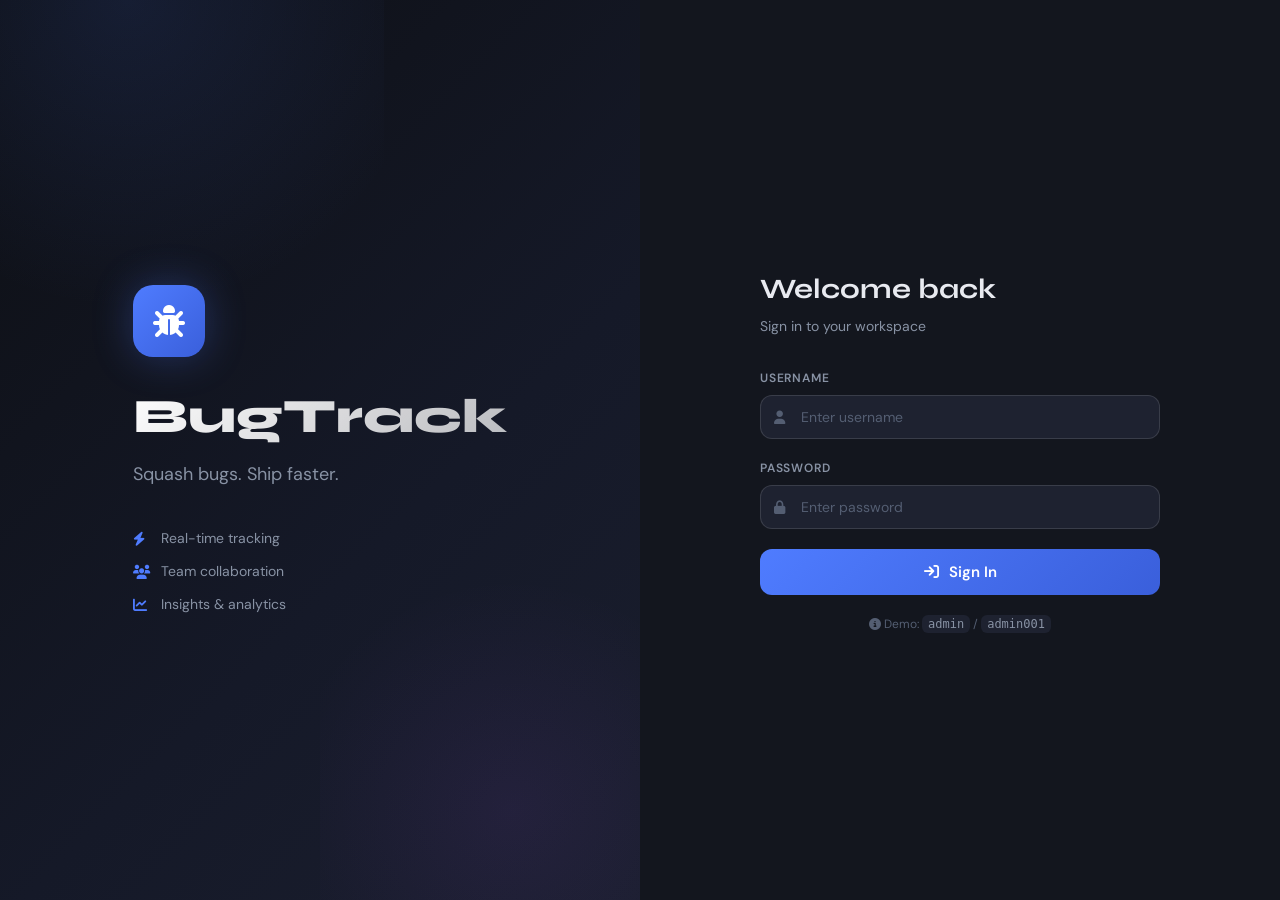
<file: index.html>
<!DOCTYPE html>
<html lang="en">
<head>
    <meta charset="UTF-8">
    <meta name="viewport" content="width=device-width, initial-scale=1.0">
    <title>BugTrack — Sign In</title>
    <link href="https://fonts.googleapis.com/css2?family=Syne:wght@400;600;700;800&family=DM+Sans:wght@300;400;500;600&display=swap" rel="stylesheet">
    <link rel="stylesheet" href="https://cdnjs.cloudflare.com/ajax/libs/font-awesome/6.4.0/css/all.min.css">
    <link rel="stylesheet" href="style.css">
</head>
<body class="login-body dark-mode">
    <div class="login-grid">
        <div class="login-brand">
            <div class="brand-content">
                <div class="brand-logo"><i class="fas fa-bug"></i></div>
                <h1 class="brand-name">BugTrack</h1>
                <p class="brand-tagline">Squash bugs. Ship faster.</p>
                <div class="brand-features">
                    <div class="brand-feat"><i class="fas fa-bolt"></i> Real-time tracking</div>
                    <div class="brand-feat"><i class="fas fa-users"></i> Team collaboration</div>
                    <div class="brand-feat"><i class="fas fa-chart-line"></i> Insights & analytics</div>
                </div>
            </div>
        </div>
        <div class="login-form-side">
            <div class="login-card">
                <h2>Welcome back</h2>
                <p class="login-sub">Sign in to your workspace</p>
                <div id="loginError" class="login-error" style="display:none;"></div>
                <form onsubmit="login(); return false;">
                    <div class="field-group">
                        <label>Username</label>
                        <div class="field-wrap"><i class="fas fa-user"></i><input type="text" id="username" placeholder="Enter username" autocomplete="username"></div>
                    </div>
                    <div class="field-group">
                        <label>Password</label>
                        <div class="field-wrap"><i class="fas fa-lock"></i><input type="password" id="password" placeholder="Enter password" autocomplete="current-password"></div>
                    </div>
                    <button type="submit" class="btn-signin"><i class="fas fa-arrow-right-to-bracket"></i> Sign In</button>
                </form>
                <div class="demo-hint"><i class="fas fa-info-circle"></i> Demo: <code>admin</code> / <code>admin001</code></div>
            </div>
        </div>
    </div>
    <script src="login.js"></script>
</body>
</html>
</file>
<file: style.css>
/* =============================================
   BUGTRACK — COMPLETE DESIGN SYSTEM
   Dark/Light Mode Support
   ============================================= */

/* =============================================
   CSS VARIABLES
   ============================================= */

/* Dark Mode (Default) */
:root {
    --bg: #0d0f14;
    --bg2: #13161e;
    --bg3: #1a1e28;
    --surface: #1e2230;
    --surface2: #252a38;
    --surface3: #2a2f40;
    --border: rgba(255, 255, 255, 0.07);
    --border2: rgba(255, 255, 255, 0.12);
    --text: #e8eaf0;
    --text2: #8892a4;
    --text3: #545e72;
    --accent: #4f7cff;
    --accent2: #3a5fdb;
    --accent-glow: rgba(79, 124, 255, 0.15);
    --green: #2dd68a;
    --green-bg: rgba(45, 214, 138, 0.1);
    --amber: #f5a524;
    --amber-bg: rgba(245, 165, 36, 0.1);
    --red: #ff4f6a;
    --red-bg: rgba(255, 79, 106, 0.1);
    --purple: #a855f7;
    --purple-bg: rgba(168, 85, 247, 0.1);
    --cyan: #06b6d4;
    --radius: 12px;
    --radius-lg: 16px;
    --radius-xl: 20px;
    --shadow: 0 4px 24px rgba(0, 0, 0, 0.4);
    --shadow-lg: 0 8px 40px rgba(0, 0, 0, 0.5);
    --shadow-sm: 0 2px 8px rgba(0, 0, 0, 0.3);
    --nav-w: 240px;
    --nav-h: 60px;
    --font-head: 'Syne', sans-serif;
    --font-body: 'DM Sans', sans-serif;
    --transition: all 0.2s ease;
}

/* Light Mode */
body.light-mode {
    --bg: #f5f7fa;
    --bg2: #ffffff;
    --bg3: #eef2f7;
    --surface: #ffffff;
    --surface2: #f8f9fc;
    --surface3: #f0f2f5;
    --border: rgba(0, 0, 0, 0.08);
    --border2: rgba(0, 0, 0, 0.12);
    --text: #1a1f2e;
    --text2: #4a5568;
    --text3: #718096;
    --accent: #4f7cff;
    --accent2: #3a5fdb;
    --accent-glow: rgba(79, 124, 255, 0.1);
    --green: #10b981;
    --green-bg: rgba(16, 185, 129, 0.08);
    --amber: #f59e0b;
    --amber-bg: rgba(245, 158, 11, 0.08);
    --red: #ef4444;
    --red-bg: rgba(239, 68, 68, 0.08);
    --purple: #8b5cf6;
    --purple-bg: rgba(139, 92, 246, 0.08);
    --shadow: 0 4px 12px rgba(0, 0, 0, 0.05);
    --shadow-lg: 0 8px 24px rgba(0, 0, 0, 0.08);
    --shadow-sm: 0 1px 3px rgba(0, 0, 0, 0.05);
}

/* =============================================
   RESET & BASE STYLES
   ============================================= */

*,
*::before,
*::after {
    box-sizing: border-box;
    margin: 0;
    padding: 0;
}

body {
    font-family: var(--font-body);
    background: var(--bg);
    color: var(--text);
    min-height: 100vh;
    line-height: 1.5;
    font-size: 14px;
    transition: background 0.3s ease, color 0.3s ease;
}

/* =============================================
   LOGIN PAGE
   ============================================= */

.login-body {
    display: flex;
    min-height: 100vh;
}

.login-grid {
    display: grid;
    grid-template-columns: 1fr 1fr;
    width: 100%;
    min-height: 100vh;
}

.login-brand {
    background: linear-gradient(135deg, #0d0f14 0%, #151928 60%, #1a1e2e 100%);
    display: flex;
    align-items: center;
    justify-content: center;
    padding: 60px;
    position: relative;
    overflow: hidden;
}

body.light-mode .login-brand {
    background: linear-gradient(135deg, #f5f7fa 0%, #eef2f7 60%, #e8ecf1 100%);
}

.login-brand::before {
    content: '';
    position: absolute;
    top: -40%;
    left: -20%;
    width: 80%;
    height: 80%;
    background: radial-gradient(circle, rgba(79, 124, 255, 0.12) 0%, transparent 70%);
    pointer-events: none;
}

body.light-mode .login-brand::before {
    background: radial-gradient(circle, rgba(79, 124, 255, 0.08) 0%, transparent 70%);
}

.login-brand::after {
    content: '';
    position: absolute;
    bottom: -20%;
    right: -10%;
    width: 60%;
    height: 60%;
    background: radial-gradient(circle, rgba(168, 85, 247, 0.08) 0%, transparent 70%);
    pointer-events: none;
}

.brand-content {
    position: relative;
    z-index: 1;
}

.brand-logo {
    width: 72px;
    height: 72px;
    background: linear-gradient(135deg, var(--accent), var(--accent2));
    border-radius: 20px;
    display: flex;
    align-items: center;
    justify-content: center;
    font-size: 32px;
    color: white;
    margin-bottom: 24px;
    box-shadow: 0 0 40px rgba(79, 124, 255, 0.3);
}

.brand-name {
    font-family: var(--font-head);
    font-size: 48px;
    font-weight: 800;
    background: linear-gradient(135deg, #fff 0%, rgba(255, 255, 255, 0.7) 100%);
    -webkit-background-clip: text;
    background-clip: text;
    color: transparent;
    margin-bottom: 8px;
}

body.light-mode .brand-name {
    background: linear-gradient(135deg, #1a1f2e 0%, #4a5568 100%);
    -webkit-background-clip: text;
    background-clip: text;
    color: transparent;
}

.brand-tagline {
    font-size: 18px;
    color: var(--text2);
    margin-bottom: 40px;
    font-weight: 400;
}

.brand-features {
    display: flex;
    flex-direction: column;
    gap: 12px;
}

.brand-feat {
    display: flex;
    align-items: center;
    gap: 12px;
    color: var(--text2);
    font-size: 14px;
}

.brand-feat i {
    color: var(--accent);
    width: 16px;
}

.login-form-side {
    background: var(--bg2);
    display: flex;
    align-items: center;
    justify-content: center;
    padding: 60px 40px;
}

.login-card {
    width: 100%;
    max-width: 400px;
}

.login-card h2 {
    font-family: var(--font-head);
    font-size: 28px;
    font-weight: 700;
    margin-bottom: 6px;
}

.login-sub {
    color: var(--text2);
    margin-bottom: 32px;
}

.field-group {
    margin-bottom: 20px;
}

.field-group label {
    display: block;
    font-size: 12px;
    font-weight: 600;
    text-transform: uppercase;
    letter-spacing: 0.8px;
    color: var(--text2);
    margin-bottom: 8px;
}

.field-wrap {
    position: relative;
}

.field-wrap i {
    position: absolute;
    left: 14px;
    top: 50%;
    transform: translateY(-50%);
    color: var(--text3);
    font-size: 13px;
    z-index: 1;
}

.field-wrap input {
    width: 100%;
    padding: 12px 14px 12px 40px;
    background: var(--surface);
    border: 1.5px solid var(--border2);
    border-radius: var(--radius);
    font-family: var(--font-body);
    font-size: 14px;
    color: var(--text);
    transition: var(--transition);
}

.field-wrap input:focus {
    outline: none;
    border-color: var(--accent);
    box-shadow: 0 0 0 3px var(--accent-glow);
}

.field-wrap input::placeholder {
    color: var(--text3);
}

.login-error {
    background: var(--red-bg);
    border: 1px solid rgba(255, 79, 106, 0.3);
    color: var(--red);
    padding: 10px 14px;
    border-radius: var(--radius);
    font-size: 13px;
    margin-bottom: 16px;
}

.btn-signin {
    width: 100%;
    padding: 13px;
    background: linear-gradient(135deg, var(--accent), var(--accent2));
    color: white;
    border: none;
    border-radius: var(--radius);
    font-family: var(--font-body);
    font-size: 15px;
    font-weight: 600;
    cursor: pointer;
    display: flex;
    align-items: center;
    justify-content: center;
    gap: 10px;
    transition: var(--transition);
}

.btn-signin:hover {
    transform: translateY(-1px);
    box-shadow: 0 6px 20px rgba(79, 124, 255, 0.35);
}

.demo-hint {
    margin-top: 20px;
    text-align: center;
    font-size: 12px;
    color: var(--text3);
}

.demo-hint code {
    background: var(--surface);
    padding: 2px 6px;
    border-radius: 6px;
    color: var(--text2);
    font-family: monospace;
}

/* =============================================
   APP SHELL
   ============================================= */

.app-shell {
    display: flex;
    flex-direction: column;
    height: 100vh;
    overflow: hidden;
}

.topbar {
    height: var(--nav-h);
    background: var(--bg2);
    border-bottom: 1px solid var(--border);
    display: flex;
    align-items: center;
    padding: 0 24px;
    gap: 16px;
    flex-shrink: 0;
    z-index: 100;
}

.topbar-logo {
    font-family: var(--font-head);
    font-size: 18px;
    font-weight: 800;
    color: var(--text);
    display: flex;
    align-items: center;
    gap: 8px;
    text-decoration: none;
    flex-shrink: 0;
    width: var(--nav-w);
}

.topbar-logo i {
    color: var(--accent);
    font-size: 20px;
}

.topbar-right {
    margin-left: auto;
    display: flex;
    align-items: center;
    gap: 12px;
}

.topbar-user {
    display: flex;
    align-items: center;
    gap: 10px;
    background: var(--surface);
    border: 1px solid var(--border);
    border-radius: 24px;
    padding: 6px 14px 6px 8px;
}

.topbar-avatar {
    width: 32px;
    height: 32px;
    background: linear-gradient(135deg, var(--accent), var(--accent2));
    border-radius: 50%;
    display: flex;
    align-items: center;
    justify-content: center;
    font-size: 12px;
    font-weight: 700;
    color: white;
}

.topbar-username {
    font-size: 13px;
    font-weight: 500;
}

.btn-logout {
    background: none;
    border: 1px solid var(--border2);
    color: var(--text2);
    padding: 6px 12px;
    border-radius: 8px;
    font-family: var(--font-body);
    font-size: 12px;
    cursor: pointer;
    display: flex;
    align-items: center;
    gap: 6px;
    transition: var(--transition);
}

.btn-logout:hover {
    background: var(--red-bg);
    color: var(--red);
    border-color: rgba(255, 79, 106, 0.3);
}

/* Theme Toggle Button */
#themeToggle {
    background: none;
    border: 1px solid var(--border2);
    color: var(--text2);
    padding: 6px 12px;
    border-radius: 8px;
    cursor: pointer;
    transition: var(--transition);
}

#themeToggle:hover {
    background: var(--accent-glow);
    color: var(--accent);
}

/* =============================================
   SIDEBAR
   ============================================= */

.app-body {
    display: flex;
    flex: 1;
    overflow: hidden;
}

.sidebar {
    width: var(--nav-w);
    background: var(--bg2);
    border-right: 1px solid var(--border);
    padding: 20px 12px;
    overflow-y: auto;
    flex-shrink: 0;
    display: flex;
    flex-direction: column;
    gap: 4px;
}

.nav-section-label {
    font-size: 10px;
    font-weight: 700;
    text-transform: uppercase;
    letter-spacing: 1px;
    color: var(--text3);
    padding: 8px 12px 4px;
}

.nav-link {
    display: flex;
    align-items: center;
    gap: 12px;
    padding: 10px 12px;
    border-radius: 10px;
    color: var(--text2);
    font-size: 13px;
    font-weight: 500;
    text-decoration: none;
    transition: var(--transition);
}

.nav-link i {
    width: 18px;
    font-size: 14px;
}

.nav-link:hover {
    background: var(--surface);
    color: var(--text);
}

.nav-link.active {
    background: var(--accent-glow);
    color: var(--accent);
    border-left: 3px solid var(--accent);
    padding-left: 9px;
}

.nav-link.active i {
    color: var(--accent);
}

.nav-badge {
    margin-left: auto;
    background: var(--red);
    color: white;
    font-size: 10px;
    font-weight: 700;
    padding: 1px 6px;
    border-radius: 20px;
    min-width: 18px;
    text-align: center;
}

/* =============================================
   MAIN CONTENT
   ============================================= */

.main-content {
    flex: 1;
    overflow-y: auto;
    padding: 28px 32px;
    background: var(--bg);
}

.page-header {
    display: flex;
    align-items: flex-start;
    justify-content: space-between;
    margin-bottom: 28px;
    gap: 16px;
    flex-wrap: wrap;
}

.page-title {
    font-family: var(--font-head);
    font-size: 24px;
    font-weight: 700;
    margin-bottom: 4px;
}

.page-subtitle {
    color: var(--text2);
    font-size: 14px;
}

/* =============================================
   STATS CARDS
   ============================================= */

.stats-row {
    display: grid;
    grid-template-columns: repeat(4, 1fr);
    gap: 20px;
    margin-bottom: 32px;
}

.stat-card {
    background: var(--surface);
    border: 1px solid var(--border);
    border-radius: var(--radius-lg);
    padding: 20px;
    position: relative;
    overflow: hidden;
    transition: var(--transition);
}

.stat-card:hover {
    transform: translateY(-2px);
    box-shadow: var(--shadow);
}

.stat-card::before {
    content: '';
    position: absolute;
    top: 0;
    left: 0;
    right: 0;
    height: 3px;
}

.stat-card.blue::before {
    background: var(--accent);
}

.stat-card.amber::before {
    background: var(--amber);
}

.stat-card.green::before {
    background: var(--green);
}

.stat-card.red::before {
    background: var(--red);
}

.stat-icon {
    width: 40px;
    height: 40px;
    border-radius: 10px;
    display: flex;
    align-items: center;
    justify-content: center;
    font-size: 18px;
    margin-bottom: 14px;
}

.stat-card.blue .stat-icon {
    background: var(--accent-glow);
    color: var(--accent);
}

.stat-card.amber .stat-icon {
    background: var(--amber-bg);
    color: var(--amber);
}

.stat-card.green .stat-icon {
    background: var(--green-bg);
    color: var(--green);
}

.stat-card.red .stat-icon {
    background: var(--red-bg);
    color: var(--red);
}

.stat-num {
    font-family: var(--font-head);
    font-size: 36px;
    font-weight: 800;
    line-height: 1;
    margin-bottom: 4px;
}

.stat-card.blue .stat-num {
    color: var(--accent);
}

.stat-card.amber .stat-num {
    color: var(--amber);
}

.stat-card.green .stat-num {
    color: var(--green);
}

.stat-card.red .stat-num {
    color: var(--red);
}

.stat-label {
    font-size: 12px;
    color: var(--text2);
    font-weight: 600;
    text-transform: uppercase;
    letter-spacing: 0.5px;
}

/* =============================================
   KANBAN BOARD
   ============================================= */

.kanban-wrap {
    display: flex;
    gap: 20px;
    flex: 1;
    min-height: 0;
}

.kanban-col {
    flex: 1;
    min-width: 0;
    background: var(--surface);
    border: 1px solid var(--border);
    border-radius: var(--radius-lg);
    display: flex;
    flex-direction: column;
    overflow: hidden;
}

.kanban-col-head {
    padding: 16px;
    border-bottom: 1px solid var(--border);
    display: flex;
    align-items: center;
    justify-content: space-between;
    flex-shrink: 0;
}

.kanban-col-title {
    display: flex;
    align-items: center;
    gap: 8px;
    font-size: 12px;
    font-weight: 700;
    text-transform: uppercase;
    letter-spacing: 0.8px;
}

.col-dot {
    width: 8px;
    height: 8px;
    border-radius: 50%;
}

.col-dot.open {
    background: var(--amber);
}

.col-dot.overdue {
    background: var(--red);
}

.col-dot.resolved {
    background: var(--green);
}

.kanban-count {
    background: var(--bg3);
    color: var(--text2);
    font-size: 11px;
    font-weight: 700;
    padding: 2px 8px;
    border-radius: 20px;
}

.kanban-cards {
    overflow-y: auto;
    flex: 1;
    padding: 12px;
    display: flex;
    flex-direction: column;
    gap: 12px;
}

.k-card {
    background: var(--bg2);
    border: 1px solid var(--border);
    border-radius: var(--radius);
    padding: 14px;
    cursor: pointer;
    transition: var(--transition);
}

.k-card:hover {
    border-color: var(--accent);
    box-shadow: 0 0 0 1px var(--accent);
    transform: translateY(-1px);
}

.k-card-title {
    font-size: 13px;
    font-weight: 600;
    line-height: 1.4;
    margin-bottom: 10px;
    color: var(--text);
}

.k-meta {
    display: flex;
    flex-direction: column;
    gap: 6px;
    margin-bottom: 10px;
}

.k-meta-row {
    display: flex;
    align-items: center;
    gap: 6px;
    font-size: 11px;
    color: var(--text2);
}

.k-meta-row i {
    width: 14px;
    color: var(--text3);
    font-size: 11px;
}

/* =============================================
   BADGES
   ============================================= */

.badge {
    display: inline-flex;
    align-items: center;
    gap: 4px;
    padding: 4px 10px;
    border-radius: 20px;
    font-size: 11px;
    font-weight: 600;
    text-transform: uppercase;
    letter-spacing: 0.3px;
}

.badge-high {
    background: var(--red-bg);
    color: var(--red);
}

.badge-medium {
    background: var(--amber-bg);
    color: var(--amber);
}

.badge-low {
    background: var(--green-bg);
    color: var(--green);
}

.badge-open {
    background: var(--amber-bg);
    color: var(--amber);
}

.badge-resolved {
    background: var(--green-bg);
    color: var(--green);
}

.badge-overdue {
    background: var(--red-bg);
    color: var(--red);
}

.id-badge {
    font-family: monospace;
    font-size: 11px;
    font-weight: 700;
    color: var(--accent);
    background: var(--accent-glow);
    padding: 2px 8px;
    border-radius: 6px;
}

/* =============================================
   BUTTONS
   ============================================= */

.btn {
    display: inline-flex;
    align-items: center;
    gap: 8px;
    padding: 8px 18px;
    border-radius: var(--radius);
    font-family: var(--font-body);
    font-size: 13px;
    font-weight: 600;
    cursor: pointer;
    border: none;
    transition: var(--transition);
    text-decoration: none;
    white-space: nowrap;
}

.btn-primary {
    background: linear-gradient(135deg, var(--accent), var(--accent2));
    color: white;
}

.btn-primary:hover {
    transform: translateY(-1px);
    box-shadow: 0 4px 14px rgba(79, 124, 255, 0.35);
}

.btn-ghost {
    background: transparent;
    color: var(--text2);
    border: 1px solid var(--border2);
}

.btn-ghost:hover {
    background: var(--surface);
    color: var(--text);
}

.btn-danger {
    background: var(--red-bg);
    color: var(--red);
    border: 1px solid rgba(255, 79, 106, 0.2);
}

.btn-danger:hover {
    background: var(--red);
    color: white;
}

.btn-sm {
    padding: 6px 12px;
    font-size: 12px;
}

.btn-xs {
    padding: 4px 10px;
    font-size: 11px;
    border-radius: 8px;
}

.btn-icon {
    background: var(--surface);
    border: 1px solid var(--border);
    color: var(--accent);
    padding: 5px 10px;
    border-radius: 8px;
    font-size: 11px;
    font-weight: 500;
    cursor: pointer;
    transition: var(--transition);
    display: inline-flex;
    align-items: center;
    gap: 4px;
}

.btn-icon:hover {
    background: var(--accent);
    color: white;
}

.btn-icon-edit {
    background: var(--amber-bg);
    border: 1px solid rgba(245, 165, 36, 0.2);
    color: var(--amber);
    padding: 5px 10px;
    border-radius: 8px;
    font-size: 11px;
    font-weight: 500;
    cursor: pointer;
    transition: var(--transition);
    display: inline-flex;
    align-items: center;
    gap: 4px;
}

.btn-icon-edit:hover {
    background: var(--amber);
    color: white;
}

/* =============================================
   FILTER BAR
   ============================================= */

.filter-bar {
    display: flex;
    gap: 12px;
    flex-wrap: wrap;
    margin-bottom: 20px;
    align-items: center;
}

.filter-group {
    display: flex;
    align-items: center;
    gap: 8px;
    background: var(--surface);
    border: 1px solid var(--border2);
    border-radius: var(--radius);
    padding: 6px 12px;
}

.filter-group label {
    font-size: 11px;
    color: var(--text3);
    font-weight: 600;
    white-space: nowrap;
}

.filter-group select,
.filter-group input[type="date"],
.filter-group input[type="text"] {
    background: transparent;
    border: none;
    color: var(--text);
    font-family: var(--font-body);
    font-size: 13px;
    cursor: pointer;
    outline: none;
    min-width: 100px;
}

.filter-group select option {
    background: var(--bg2);
}

.search-bar {
    display: flex;
    align-items: center;
    gap: 8px;
    background: var(--surface);
    border: 1px solid var(--border2);
    border-radius: var(--radius);
    padding: 6px 14px;
    flex: 1;
    max-width: 320px;
}

.search-bar i {
    color: var(--text3);
    font-size: 13px;
}

.search-bar input {
    background: transparent;
    border: none;
    outline: none;
    font-family: var(--font-body);
    font-size: 13px;
    color: var(--text);
    width: 100%;
}

.search-bar input::placeholder {
    color: var(--text3);
}

.filter-active-tags {
    display: flex;
    flex-wrap: wrap;
    gap: 8px;
    margin-bottom: 16px;
}

.filter-tag {
    display: inline-flex;
    align-items: center;
    gap: 8px;
    background: var(--accent-glow);
    border: 1px solid rgba(79, 124, 255, 0.2);
    color: var(--accent);
    padding: 4px 10px;
    border-radius: 20px;
    font-size: 12px;
}

.filter-tag button {
    background: none;
    border: none;
    color: var(--accent);
    cursor: pointer;
    font-size: 14px;
    line-height: 1;
    padding: 0 4px;
}

.filter-count {
    font-size: 12px;
    color: var(--text2);
    padding: 6px 0;
}

/* =============================================
   TABLE
   ============================================= */

.table-wrap {
    background: var(--surface);
    border: 1px solid var(--border);
    border-radius: var(--radius-lg);
    overflow-x: auto;
    overflow-y: auto;
}

.data-table {
    width: 100%;
    border-collapse: collapse;
    min-width: 800px;
}

.data-table th {
    text-align: left;
    padding: 12px 16px;
    font-size: 11px;
    font-weight: 700;
    text-transform: uppercase;
    letter-spacing: 0.6px;
    color: var(--text3);
    background: var(--bg2);
    border-bottom: 1px solid var(--border);
    white-space: nowrap;
    cursor: pointer;
    user-select: none;
}

.data-table th:hover {
    color: var(--text2);
}

.data-table th.sort-asc::after {
    content: ' ↑';
    color: var(--accent);
}

.data-table th.sort-desc::after {
    content: ' ↓';
    color: var(--accent);
}

.data-table td {
    padding: 12px 16px;
    border-bottom: 1px solid var(--border);
    font-size: 13px;
    color: var(--text);
    vertical-align: middle;
}

.data-table tr:last-child td {
    border-bottom: none;
}

.data-table tr {
    transition: background 0.1s;
}

.data-table tr:hover {
    background: var(--bg2);
}

.td-actions {
    display: flex;
    gap: 8px;
}

.empty-row td {
    padding: 48px;
    text-align: center;
    color: var(--text3);
}

.empty-icon {
    font-size: 32px;
    display: block;
    margin-bottom: 10px;
    opacity: 0.4;
}

/* =============================================
   FORMS
   ============================================= */

.form-card {
    background: var(--surface);
    border: 1px solid var(--border);
    border-radius: var(--radius-xl);
    padding: 28px;
}

.form-section-title {
    font-family: var(--font-head);
    font-size: 18px;
    font-weight: 700;
    margin-bottom: 24px;
    display: flex;
    align-items: center;
    gap: 10px;
}

.form-section-title i {
    color: var(--accent);
}

.form-grid {
    display: grid;
    grid-template-columns: 1fr 1fr;
    gap: 20px;
    margin-bottom: 20px;
}

.form-grid-1 {
    grid-template-columns: 1fr;
}

.field {
    display: flex;
    flex-direction: column;
    gap: 6px;
}

.field label {
    font-size: 11px;
    font-weight: 700;
    text-transform: uppercase;
    letter-spacing: 0.7px;
    color: var(--text2);
}

.field input,
.field select,
.field textarea {
    padding: 10px 14px;
    background: var(--bg2);
    border: 1.5px solid var(--border2);
    border-radius: var(--radius);
    font-family: var(--font-body);
    font-size: 13px;
    color: var(--text);
    transition: var(--transition);
}

.field input:focus,
.field select:focus,
.field textarea:focus {
    outline: none;
    border-color: var(--accent);
    box-shadow: 0 0 0 3px var(--accent-glow);
}

.field input::placeholder,
.field textarea::placeholder {
    color: var(--text3);
}

.field select {
    cursor: pointer;
}

.field select option {
    background: var(--bg2);
}

.field textarea {
    resize: vertical;
    min-height: 90px;
    line-height: 1.6;
}

.field-hint {
    font-size: 11px;
    color: var(--text3);
    margin-top: 4px;
}

.form-actions {
    display: flex;
    gap: 12px;
    justify-content: flex-end;
    margin-top: 24px;
    padding-top: 20px;
    border-top: 1px solid var(--border);
}

/* =============================================
   MODAL
   ============================================= */

.modal-overlay {
    position: fixed;
    inset: 0;
    background: rgba(0, 0, 0, 0.7);
    backdrop-filter: blur(4px);
    z-index: 1000;
    display: flex;
    align-items: center;
    justify-content: center;
    padding: 20px;
    animation: fadeIn 0.15s ease;
}

@keyframes fadeIn {
    from {
        opacity: 0;
    }
    to {
        opacity: 1;
    }
}

.modal-box {
    background: var(--bg2);
    border: 1px solid var(--border2);
    border-radius: var(--radius-xl);
    width: 100%;
    max-width: 680px;
    max-height: 88vh;
    overflow-y: auto;
    animation: slideUp 0.2s ease;
    box-shadow: var(--shadow-lg);
}

@keyframes slideUp {
    from {
        transform: translateY(20px);
        opacity: 0;
    }
    to {
        transform: translateY(0);
        opacity: 1;
    }
}

.modal-head {
    display: flex;
    align-items: center;
    justify-content: space-between;
    padding: 20px 24px;
    border-bottom: 1px solid var(--border);
    position: sticky;
    top: 0;
    background: var(--bg2);
    z-index: 1;
}

.modal-title {
    font-family: var(--font-head);
    font-size: 18px;
    font-weight: 700;
    display: flex;
    align-items: center;
    gap: 10px;
}

.modal-title i {
    color: var(--accent);
}

.modal-close {
    background: var(--surface);
    border: 1px solid var(--border);
    color: var(--text2);
    width: 32px;
    height: 32px;
    border-radius: 8px;
    cursor: pointer;
    font-size: 18px;
    display: flex;
    align-items: center;
    justify-content: center;
    transition: var(--transition);
}

.modal-close:hover {
    background: var(--red-bg);
    color: var(--red);
}

.modal-body {
    padding: 24px;
}

/* Issue Detail Modal */
.issue-detail-grid {
    display: grid;
    grid-template-columns: 1fr 1fr;
    gap: 16px;
    margin-bottom: 20px;
}

.detail-field {
    display: flex;
    flex-direction: column;
    gap: 4px;
}

.detail-label {
    font-size: 10px;
    font-weight: 700;
    text-transform: uppercase;
    letter-spacing: 0.7px;
    color: var(--text3);
}

.detail-value {
    font-size: 13px;
    color: var(--text);
    font-weight: 500;
}

.detail-description {
    background: var(--bg3);
    border: 1px solid var(--border);
    border-radius: var(--radius);
    padding: 16px;
    margin-bottom: 16px;
}

.detail-description .detail-label {
    margin-bottom: 8px;
    display: block;
}

.detail-description p {
    font-size: 13px;
    color: var(--text2);
    line-height: 1.7;
}

/* Comments section */
.comments-section {
    margin-top: 20px;
}

.
.comments-title {
    font-size: 13px;
    font-weight: 700;
    text-transform: uppercase;
    letter-spacing: 0.7px;
    color: var(--text2);
    margin-bottom: 12px;
    display: flex;
    align-items: center;
    gap: 8px;
}

.comment-item {
    background: var(--bg3);
    border: 1px solid var(--border);
    border-radius: var(--radius);
    padding: 12px 14px;
    margin-bottom: 8px;
}

.comment-meta {
    display: flex;
    align-items: center;
    justify-content: space-between;
    margin-bottom: 6px;
}

.comment-author {
    font-size: 12px;
    font-weight: 600;
    color: var(--accent);
}

.comment-time {
    font-size: 11px;
    color: var(--text3);
}

.comment-text {
    font-size: 13px;
    color: var(--text2);
    line-height: 1.6;
}

.comment-form {
    display: flex;
    gap: 10px;
    margin-top: 12px;
}

.comment-form textarea {
    flex: 1;
    padding: 10px 14px;
    background: var(--bg3);
    border: 1.5px solid var(--border2);
    border-radius: var(--radius);
    font-family: var(--font-body);
    font-size: 13px;
    color: var(--text);
    resize: none;
    height: 60px;
}

.comment-form textarea:focus {
    outline: none;
    border-color: var(--accent);
    box-shadow: 0 0 0 3px var(--accent-glow);
}

.comment-form textarea::placeholder {
    color: var(--text3);
}

/* =============================================
   PEOPLE & PROJECTS CARDS
   ============================================= */

.cards-grid {
    display: grid;
    grid-template-columns: repeat(auto-fill, minmax(300px, 1fr));
    gap: 20px;
}

.person-card,
.project-card {
    background: var(--surface);
    border: 1px solid var(--border);
    border-radius: var(--radius-lg);
    padding: 20px;
    cursor: pointer;
    transition: var(--transition);
    position: relative;
}

.person-card:hover,
.project-card:hover {
    border-color: var(--accent);
    transform: translateY(-2px);
    box-shadow: var(--shadow);
}

.person-avatar {
    width: 48px;
    height: 48px;
    border-radius: 14px;
    display: flex;
    align-items: center;
    justify-content: center;
    font-family: var(--font-head);
    font-size: 18px;
    font-weight: 700;
    color: white;
    margin-bottom: 14px;
}

.person-name {
    font-size: 16px;
    font-weight: 700;
    margin-bottom: 2px;
}

.person-role {
    font-size: 12px;
    color: var(--accent);
    font-weight: 500;
    margin-bottom: 8px;
}

.person-email {
    font-size: 12px;
    color: var(--text3);
}

.person-username {
    font-size: 12px;
    color: var(--text2);
    font-family: monospace;
}

.person-stats {
    display: flex;
    gap: 12px;
    margin-top: 14px;
    padding-top: 14px;
    border-top: 1px solid var(--border);
}

.person-stat {
    text-align: center;
    flex: 1;
}

.person-stat-num {
    font-family: var(--font-head);
    font-size: 18px;
    font-weight: 700;
    color: var(--text);
}

.person-stat-label {
    font-size: 10px;
    color: var(--text3);
    text-transform: uppercase;
    letter-spacing: 0.5px;
}

.card-actions {
    position: absolute;
    top: 14px;
    right: 14px;
    display: flex;
    gap: 6px;
    opacity: 0;
    transition: opacity 0.2s;
}

.person-card:hover .card-actions,
.project-card:hover .card-actions {
    opacity: 1;
}

.project-accent {
    height: 3px;
    border-radius: 2px;
    margin-bottom: 16px;
}

.project-key {
    font-family: monospace;
    font-size: 11px;
    background: var(--bg3);
    color: var(--accent);
    padding: 2px 8px;
    border-radius: 6px;
    display: inline-block;
    margin-bottom: 8px;
}

.project-name {
    font-size: 16px;
    font-weight: 700;
    margin-bottom: 4px;
}

.project-desc {
    font-size: 12px;
    color: var(--text3);
    margin-bottom: 12px;
}

.project-stats {
    display: flex;
    gap: 12px;
    margin-top: 14px;
    padding-top: 14px;
    border-top: 1px solid var(--border);
}

/* =============================================
   REPORTER GROUPING
   ============================================= */

.reporter-group {
    background: var(--surface);
    border: 1px solid var(--border);
    border-radius: var(--radius-lg);
    margin-bottom: 16px;
    overflow: hidden;
}

.reporter-group-head {
    display: flex;
    align-items: center;
    gap: 12px;
    padding: 14px 18px;
    cursor: pointer;
    background: var(--bg2);
    border-bottom: 1px solid var(--border);
    user-select: none;
    transition: var(--transition);
}

.reporter-group-head:hover {
    background: var(--surface2);
}

.reporter-avatar {
    width: 36px;
    height: 36px;
    border-radius: 10px;
    display: flex;
    align-items: center;
    justify-content: center;
    font-family: var(--font-head);
    font-size: 14px;
    font-weight: 700;
    color: white;
}

.reporter-name {
    font-size: 14px;
    font-weight: 700;
    flex: 1;
}

.reporter-count {
    font-size: 12px;
    color: var(--text3);
}

.reporter-toggle {
    color: var(--text3);
    font-size: 12px;
    transition: transform 0.2s;
}

.reporter-group.open .reporter-toggle {
    transform: rotate(180deg);
}

.reporter-issues {
    display: none;
}

.reporter-group.open .reporter-issues {
    display: block;
}

/* =============================================
   VIEW TOGGLE
   ============================================= */

.view-toggle {
    display: flex;
    background: var(--surface);
    border: 1px solid var(--border);
    border-radius: 10px;
    padding: 3px;
}

.view-btn {
    padding: 5px 12px;
    border-radius: 8px;
    font-size: 12px;
    cursor: pointer;
    border: none;
    background: transparent;
    color: var(--text2);
    transition: var(--transition);
}

.view-btn.active {
    background: var(--bg2);
    color: var(--text);
}

/* =============================================
   TOAST NOTIFICATIONS
   ============================================= */

.toast-container {
    position: fixed;
    top: 20px;
    right: 20px;
    z-index: 9999;
    display: flex;
    flex-direction: column;
    gap: 8px;
}

.toast {
    background: var(--surface2);
    border: 1px solid var(--border2);
    border-radius: var(--radius);
    padding: 12px 16px;
    display: flex;
    align-items: center;
    gap: 10px;
    font-size: 13px;
    min-width: 260px;
    animation: slideIn 0.2s ease;
    box-shadow: var(--shadow);
}

@keyframes slideIn {
    from {
        transform: translateX(20px);
        opacity: 0;
    }
    to {
        transform: translateX(0);
        opacity: 1;
    }
}

.toast.success {
    border-left: 3px solid var(--green);
}

.toast.error {
    border-left: 3px solid var(--red);
}

.toast i.success {
    color: var(--green);
}

.toast i.error {
    color: var(--red);
}

/* =============================================
   UTILITY CLASSES
   ============================================= */

.hidden {
    display: none !important;
}

.alert {
    padding: 12px 16px;
    border-radius: var(--radius);
    font-size: 13px;
    margin-bottom: 16px;
    display: flex;
    align-items: center;
    gap: 10px;
}

.alert-success {
    background: var(--green-bg);
    border: 1px solid rgba(45, 214, 138, 0.2);
    color: var(--green);
}

.alert-error {
    background: var(--red-bg);
    border: 1px solid rgba(255, 79, 106, 0.2);
    color: var(--red);
}

.separator {
    height: 1px;
    background: var(--border);
    margin: 20px 0;
}

/* =============================================
   SCROLLBAR STYLES
   ============================================= */

::-webkit-scrollbar {
    width: 8px;
    height: 8px;
}

::-webkit-scrollbar-track {
    background: transparent;
}

::-webkit-scrollbar-thumb {
    background: var(--border2);
    border-radius: 4px;
}

::-webkit-scrollbar-thumb:hover {
    background: var(--text3);
}

/* =============================================
   RESPONSIVE DESIGN
   ============================================= */

@media (max-width: 1200px) {
    .stats-row {
        grid-template-columns: repeat(2, 1fr);
    }
}

@media (max-width: 900px) {
    .login-grid {
        grid-template-columns: 1fr;
    }

    .login-brand {
        display: none;
    }

    .kanban-wrap {
        flex-direction: column;
    }

    .form-grid {
        grid-template-columns: 1fr;
    }

    .issue-detail-grid {
        grid-template-columns: 1fr;
    }
}

@media (max-width: 768px) {
    .sidebar {
        display: none;
    }

    .main-content {
        padding: 20px;
    }

    .stats-row {
        grid-template-columns: 1fr;
        gap: 12px;
    }

    .page-header {
        flex-direction: column;
    }

    .filter-bar {
        flex-direction: column;
        align-items: stretch;
    }

    .search-bar {
        max-width: 100%;
    }

    .filter-group {
        justify-content: space-between;
    }

    .cards-grid {
        grid-template-columns: 1fr;
    }

    .modal-box {
        max-width: 95%;
        margin: 16px;
    }

    .modal-body {
        padding: 16px;
    }
}

@media (max-width: 480px) {
    .topbar {
        padding: 0 12px;
    }

    .topbar-logo {
        width: auto;
    }

    .topbar-user span {
        display: none;
    }

    .topbar-user {
        padding: 6px 8px;
    }

    .stat-num {
        font-size: 28px;
    }

    .form-card {
        padding: 20px;
    }

    .form-actions {
        flex-direction: column;
    }

    .form-actions .btn {
        width: 100%;
        justify-content: center;
    }
}
</file>
